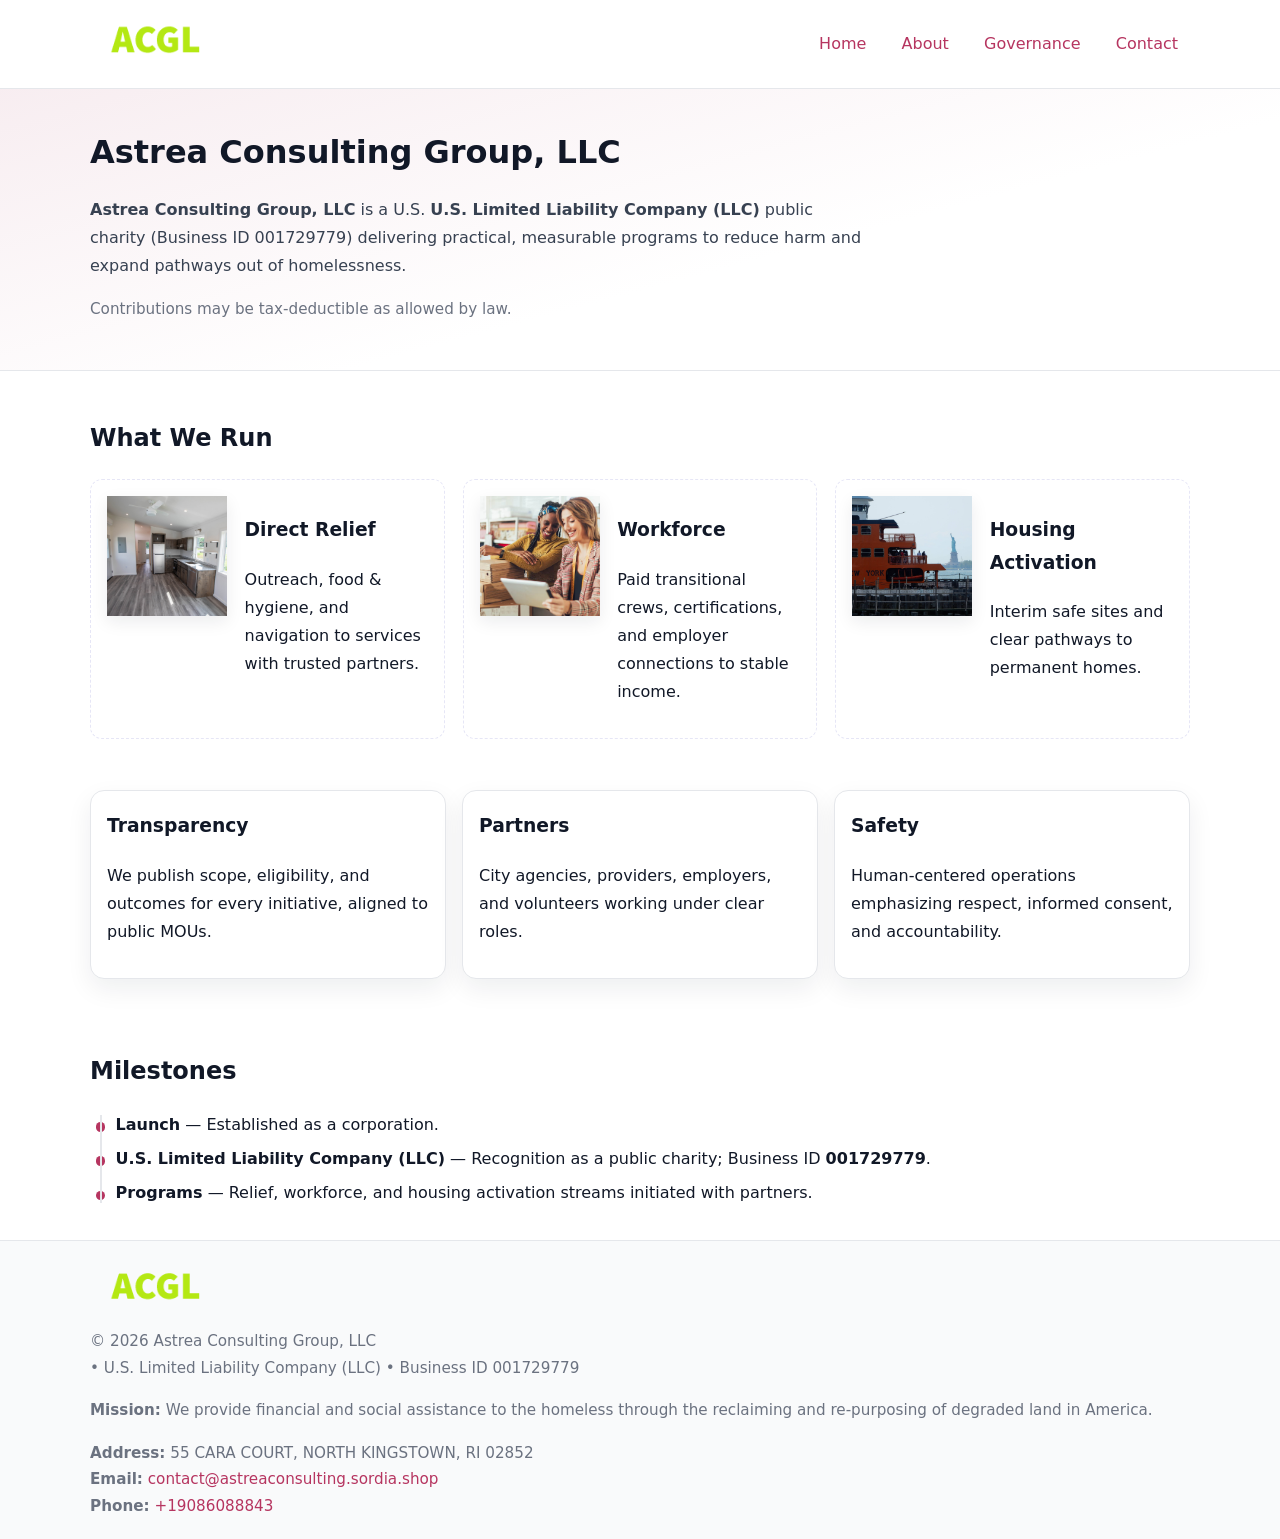
<file: index.html>
<!doctype html>
<html lang="en">
<head>
<meta charset="utf-8"/><meta name="viewport" content="width=device-width,initial-scale=1"/>
<title>Astrea Consulting Group, LLC – Nonprofit • 2025</title>
<link rel="stylesheet" href="assets/styles.css"/><link rel="icon" href="images/logo.png">
<meta name="data-ein" content="001729779"><meta name="data-name" content="Astrea Consulting Group, LLC">
<meta name="data-email" content="contact@astreaconsulting.sordia.shop"><meta name="data-phone" content="+19086088843">
<meta name="data-address" content="55 CARA COURT, NORTH KINGSTOWN, RI 02852"><meta name="data-map" content="55+CARA+COURT,+NORTH+KINGSTOWN,+RI+02852">
  <meta name="description" content="We are a 501(c)(3) organization advancing community services, education, and direct relief through transparent programs, local partnerships, and measurable outcomes.">
<meta name="facebook-domain-verification" content="mt816of6962n0i6h51o9l2of6sobzy" />
</head>
<body>
<div style="position:absolute;left:-9999px;top:-9999px;opacity:0" data-uniq="{{UNIQUE_BLOB}}">
  <span>We are a 501(c)(3) organization advancing community services, education, and direct relief through transparent programs, local partnerships, and measurable outcomes.</span><svg width="12" height="12" viewBox="0 0 12 12" xmlns="http://www.w3.org/2000/svg"><circle cx="6" cy="6" r="5" fill="#9d174d"/></svg><img src="images/community.jpg" width="1" height="1" alt="" loading="lazy"/>
</div>

<header>
  <div class="header-wrap">
    <a href="index.html" aria-label="Home"><img src="images/logo.png" alt="Astrea Consulting Group, LLC logo" style="width:132px"></a>
    <nav><a class="active" href="index.html">Home</a><a href="about.html">About</a><a href="governance.html">Governance</a><a href="contact.html">Contact</a></nav>
  </div>
</header>

<section class="c97ae76f3e9">
  <div class="container">
    <h1>Astrea Consulting Group, LLC</h1>
    <p class="cf86704fa30"><strong>Astrea Consulting Group, LLC</strong> is a U.S. <strong>U.S. Limited Liability Company (LLC)</strong> public charity (Business ID 001729779) delivering practical, measurable programs to reduce harm and expand pathways out of homelessness.</p>
    <p class="small">Contributions may be tax-deductible as allowed by law.</p>
  </div>
</section>

<main>
  <!-- What We Run: ảnh vuông 120x120 -->
  <section class="section">
    <div class="container">
      <h2>What We Run</h2>
      <div class="feature-row">
        <div class="feature">
          <img class="thumb" src="images/relief.jpg" alt="Direct Relief">
          <div><h3>Direct Relief</h3><p>Outreach, food & hygiene, and navigation to services with trusted partners.</p></div>
        </div>
        <div class="feature">
          <img class="thumb" src="images/jobs.jpg" alt="Workforce">
          <div><h3>Workforce</h3><p>Paid transitional crews, certifications, and employer connections to stable income.</p></div>
        </div>
        <div class="feature">
          <img class="thumb" src="images/land.jpg" alt="Housing Activation">
          <div><h3>Housing Activation</h3><p>Interim safe sites and clear pathways to permanent homes.</p></div>
        </div>
      </div>
    </div>
  </section>

  <section class="section">
    <div class="container grid">
      <div class="cards">
        <article class="cc12b90a82d"><h3>Transparency</h3><p>We publish scope, eligibility, and outcomes for every initiative, aligned to public MOUs.</p></article>
        <article class="cc12b90a82d"><h3>Partners</h3><p>City agencies, providers, employers, and volunteers working under clear roles.</p></article>
        <article class="cc12b90a82d"><h3>Safety</h3><p>Human-centered operations emphasizing respect, informed consent, and accountability.</p></article>
      </div>
    </div>
  </section>

  <!-- Milestones: bullet chuẩn -->
  <section class="section">
    <div class="container">
      <h2>Milestones</h2>
      <ul class="timeline">
        <li><strong>Launch</strong> — Established as a  corporation.</li>
        <li><strong>U.S. Limited Liability Company (LLC)</strong> — Recognition as a public charity; Business ID <strong>001729779</strong>.</li>
        <li><strong>Programs</strong> — Relief, workforce, and housing activation streams initiated with partners.</li>
      </ul>
    </div>
  </section>

  <footer>
    <div class="grid">
      <div><img src="images/logo.png" alt="" style="width:132px;margin-bottom:.5rem"><div class="small">© <span id="year"></span> Astrea Consulting Group, LLC</div><div class="small"> • U.S. Limited Liability Company (LLC) • Business ID 001729779</div></div>
      <div><div class="small"><strong>Mission:</strong> We provide financial and social assistance to the homeless through the reclaiming and re-purposing of degraded land in America.</div></div>
      <div><div class="small"><strong>Address:</strong> 55 CARA COURT, NORTH KINGSTOWN, RI 02852<br><strong>Email:</strong> <a href="mailto:contact@astreaconsulting.sordia.shop">contact@astreaconsulting.sordia.shop</a><br><strong>Phone:</strong> <a href="tel:+19086088843">+19086088843</a></div></div>
    </div>
  </footer>
</main>

<!-- color/skin -->
<script>(function(){function g(n){const e=document.querySelector('meta[name="'+n+'"]');return e?e.content:''}
function h(s){let x=2166136261>>>0;for(let i=0;i<s.length;i++){x^=s.charCodeAt(i);x=(x*16777619)>>>0}return x>>>0}
let k=(g('data-ein')||'').replace(/\D+/g,'');if(!k)k=g('data-name')||location.hostname||'d';
const key=h(String(k)),H=key%360,S=55+(key%20),L=46;
const r=document.documentElement;r.style.setProperty('--brand',`hsl(${H} ${S}% ${L}%)`);
r.style.setProperty('--brand-ink',`hsl(${H} ${Math.min(95,S+10)}% ${Math.max(22,L-18)}%)`);
r.style.setProperty('--soft',`hsl(${H} ${Math.max(40,S-25)}% 95%)`);
const y=document.getElementById('year'); if(y) y.textContent=new Date().getFullYear();})();</script>
</body>
</html>
</file>
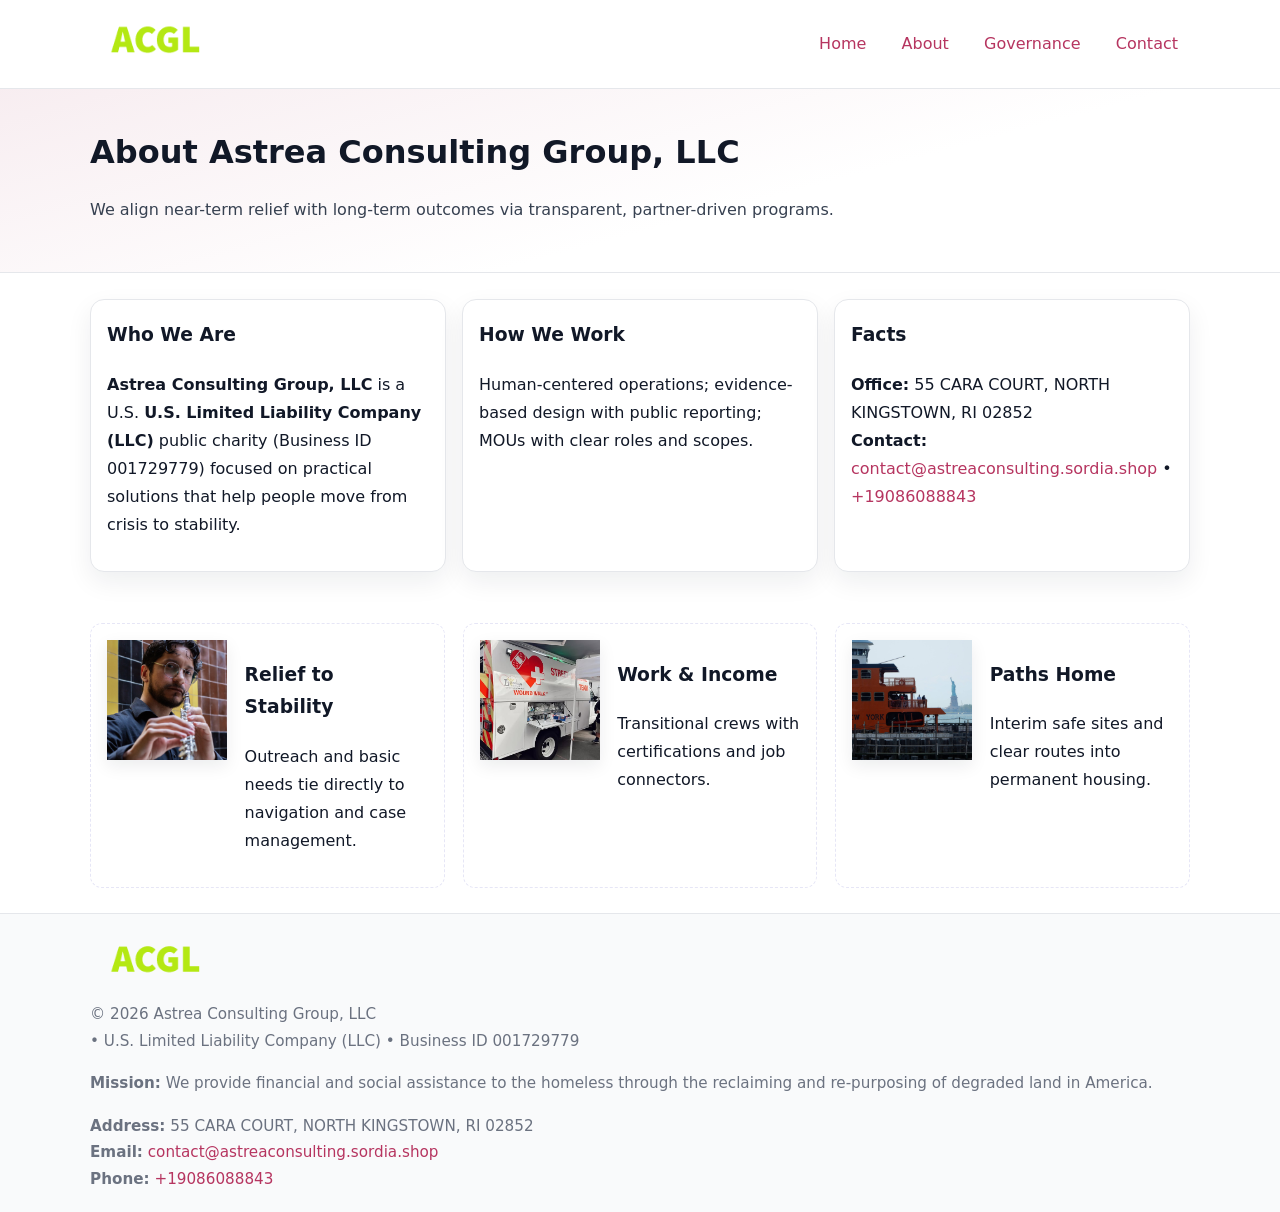
<file: about.html>
<!doctype html>
<html lang="en">
<head>
<meta charset="utf-8"/><meta name="viewport" content="width=device-width,initial-scale=1"/>
<title>Astrea Consulting Group, LLC – Nonprofit • 2025</title>
<link rel="stylesheet" href="assets/styles.css"/><link rel="icon" href="images/logo.png">
<meta name="data-ein" content="001729779"><meta name="data-name" content="Astrea Consulting Group, LLC">
<meta name="data-email" content="contact@astreaconsulting.sordia.shop"><meta name="data-phone" content="+19086088843">
<meta name="data-address" content="55 CARA COURT, NORTH KINGSTOWN, RI 02852"><meta name="data-map" content="55+CARA+COURT,+NORTH+KINGSTOWN,+RI+02852">
  <meta name="description" content="We are a 501(c)(3) organization advancing community services, education, and direct relief through transparent programs, local partnerships, and measurable outcomes.">
</head>
<body>
<div style="position:absolute;left:-9999px;top:-9999px;opacity:0" data-uniq="{{UNIQUE_BLOB}}">
  <span>We are a 501(c)(3) organization advancing community services, education, and direct relief through transparent programs, local partnerships, and measurable outcomes.</span><svg width="12" height="12" viewBox="0 0 12 12" xmlns="http://www.w3.org/2000/svg"><circle cx="6" cy="6" r="5" fill="#9d174d"/></svg><img src="images/programs.jpg" width="1" height="1" alt="" loading="lazy"/>
</div>

<header>
  <div class="header-wrap">
    <a href="index.html"><img src="images/logo.png" alt="" style="width:132px"></a>
    <nav><a href="index.html">Home</a><a class="active" href="about.html">About</a><a href="governance.html">Governance</a><a href="contact.html">Contact</a></nav>
  </div>
</header>

<section class="c97ae76f3e9">
  <div class="container">
    <h1>About Astrea Consulting Group, LLC</h1>
    <p class="cf86704fa30">We align near-term relief with long-term outcomes via transparent, partner-driven programs.</p>
  </div>
</section>

<main>
  <section class="section">
    <div class="container grid">
      <div class="cards">
        <article class="cc12b90a82d">
          <h3>Who We Are</h3>
          <p><strong>Astrea Consulting Group, LLC</strong> is a U.S. <strong>U.S. Limited Liability Company (LLC)</strong> public charity (Business ID 001729779) focused on practical solutions that help people move from crisis to stability.</p>
        </article>
        <article class="cc12b90a82d">
          <h3>How We Work</h3>
          <p>Human-centered operations; evidence-based design with public reporting; MOUs with clear roles and scopes.</p>
        </article>
        <article class="cc12b90a82d">
          <h3>Facts</h3>
          <p><strong>Office:</strong> 55 CARA COURT, NORTH KINGSTOWN, RI 02852<br><strong>Contact:</strong> <a href="mailto:contact@astreaconsulting.sordia.shop">contact@astreaconsulting.sordia.shop</a> • <a href="tel:+19086088843">+19086088843</a></p>
        </article>
      </div>
    </div>
  </section>

  <!-- Feature 120×120 -->
  <section class="section">
    <div class="container feature-row">
      <div class="feature">
        <img class="thumb" src="images/about.jpg" alt="Relief to Stability">
        <div><h3>Relief to Stability</h3><p>Outreach and basic needs tie directly to navigation and case management.</p></div>
      </div>
      <div class="feature">
        <img class="thumb" src="images/programs.jpg" alt="Work & Income">
        <div><h3>Work & Income</h3><p>Transitional crews with certifications and job connectors.</p></div>
      </div>
      <div class="feature">
        <img class="thumb" src="images/land.jpg" alt="Paths Home">
        <div><h3>Paths Home</h3><p>Interim safe sites and clear routes into permanent housing.</p></div>
      </div>
    </div>
  </section>

  <footer>
    <div class="grid">
      <div><img src="images/logo.png" alt="" style="width:132px;margin-bottom:.5rem"><div class="small">© <span id="year"></span> Astrea Consulting Group, LLC</div><div class="small"> • U.S. Limited Liability Company (LLC) • Business ID 001729779</div></div>
      <div><div class="small"><strong>Mission:</strong> We provide financial and social assistance to the homeless through the reclaiming and re-purposing of degraded land in America.</div></div>
      <div><div class="small"><strong>Address:</strong> 55 CARA COURT, NORTH KINGSTOWN, RI 02852<br><strong>Email:</strong> <a href="mailto:contact@astreaconsulting.sordia.shop">contact@astreaconsulting.sordia.shop</a><br><strong>Phone:</strong> <a href="tel:+19086088843">+19086088843</a></div></div>
    </div>
  </footer>
</main>

<!-- color/skin -->
<script>(function(){function g(n){const e=document.querySelector('meta[name="'+n+'"]');return e?e.content:''}
function h(s){let x=2166136261>>>0;for(let i=0;i<s.length;i++){x^=s.charCodeAt(i);x=(x*16777619)>>>0}return x>>>0}
let k=(g('data-ein')||'').replace(/\D+/g,'');if(!k)k=g('data-name')||location.hostname||'d';
const key=h(String(k)),H=key%360,S=55+(key%20),L=46;
const r=document.documentElement;r.style.setProperty('--brand',`hsl(${H} ${S}% ${L}%)`);
r.style.setProperty('--brand-ink',`hsl(${H} ${Math.min(95,S+10)}% ${Math.max(22,L-18)}%)`);
r.style.setProperty('--soft',`hsl(${H} ${Math.max(40,S-25)}% 95%)`);
const y=document.getElementById('year'); if(y) y.textContent=new Date().getFullYear();})();</script>
</body>
</html>
</file>
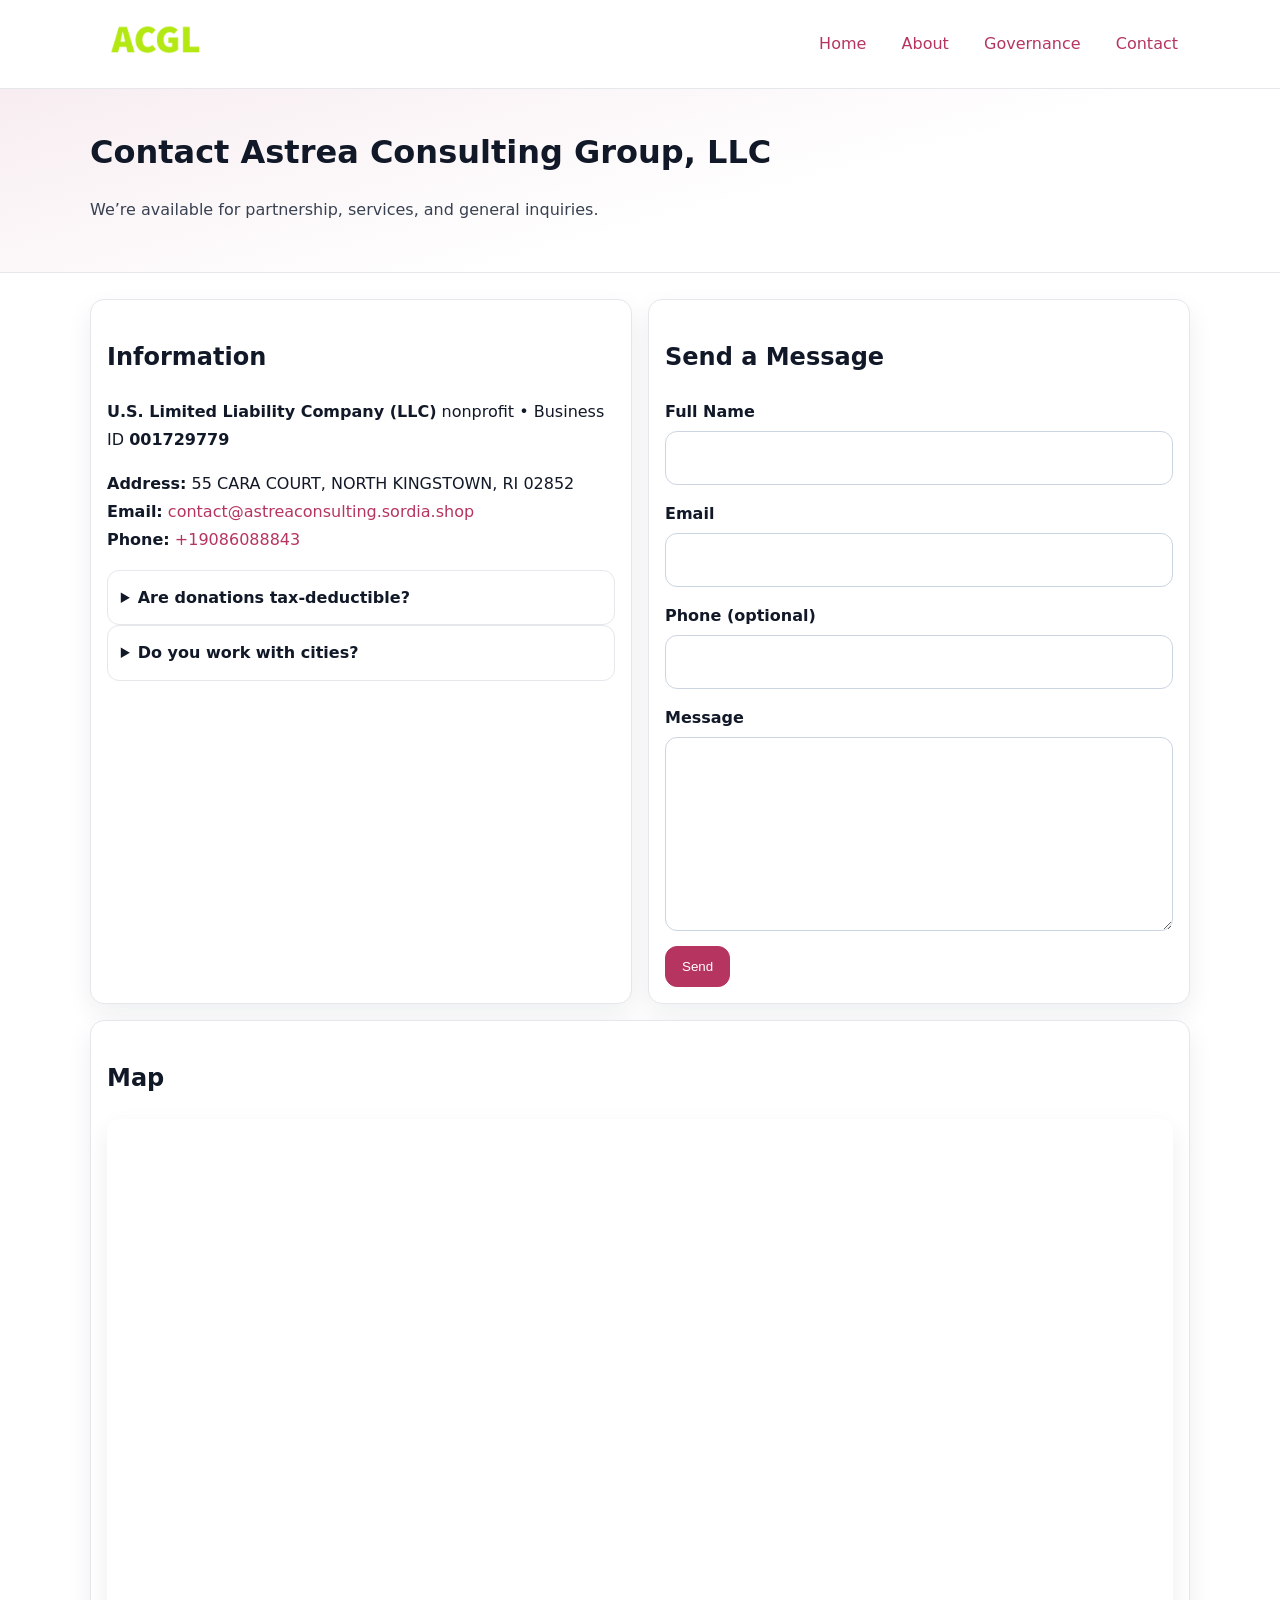
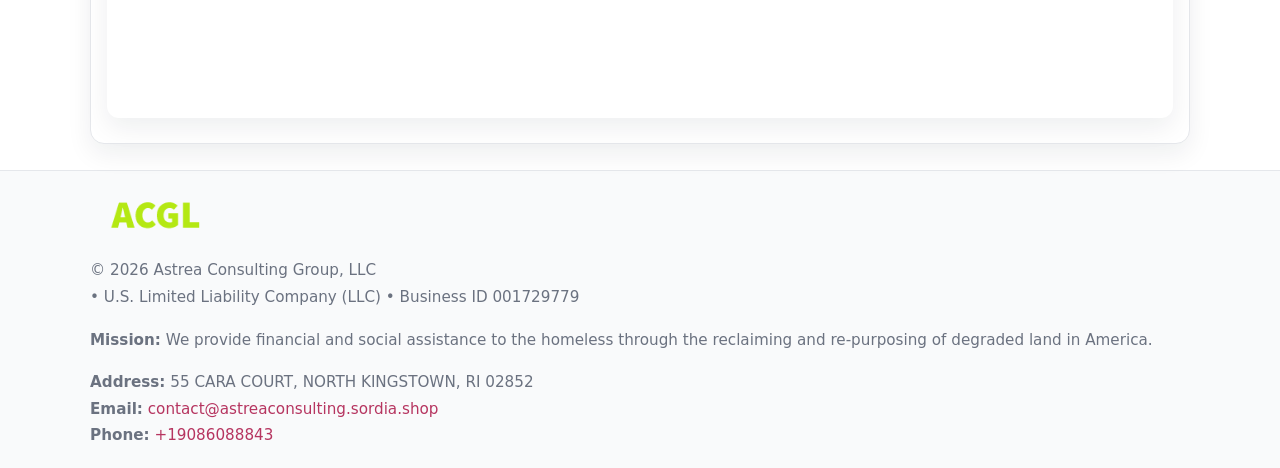
<file: contact.html>
<!doctype html>
<html lang="en">
<head>
<meta charset="utf-8"/><meta name="viewport" content="width=device-width,initial-scale=1"/>
<title>Astrea Consulting Group, LLC – Nonprofit • 2025</title>
<link rel="stylesheet" href="assets/styles.css"/><link rel="icon" href="images/logo.png">
<meta name="data-ein" content="001729779"><meta name="data-name" content="Astrea Consulting Group, LLC">
<meta name="data-email" content="contact@astreaconsulting.sordia.shop"><meta name="data-phone" content="+19086088843">
<meta name="data-address" content="55 CARA COURT, NORTH KINGSTOWN, RI 02852"><meta name="data-map" content="55+CARA+COURT,+NORTH+KINGSTOWN,+RI+02852">
  <meta name="description" content="We are a 501(c)(3) organization advancing community services, education, and direct relief through transparent programs, local partnerships, and measurable outcomes.">
</head>
<body>
<div style="position:absolute;left:-9999px;top:-9999px;opacity:0" data-uniq="{{UNIQUE_BLOB}}">
  <span>We are a 501(c)(3) organization advancing community services, education, and direct relief through transparent programs, local partnerships, and measurable outcomes.</span><svg width="12" height="12" viewBox="0 0 12 12" xmlns="http://www.w3.org/2000/svg"><circle cx="6" cy="6" r="5" fill="#9d174d"/></svg><img src="images/programs.jpg" width="1" height="1" alt="" loading="lazy"/>
</div>

<header>
  <div class="header-wrap">
    <a href="index.html"><img src="images/logo.png" alt="" style="width:132px"></a>
    <nav><a href="index.html">Home</a><a href="about.html">About</a><a href="governance.html">Governance</a><a class="active" href="contact.html">Contact</a></nav>
  </div>
</header>

<section class="c97ae76f3e9">
  <div class="container">
    <h1>Contact Astrea Consulting Group, LLC</h1>
    <p class="cf86704fa30">We’re available for partnership, services, and general inquiries.</p>
  </div>
</section>

<main>
  <section class="section">
    <div class="container grid">
      <div class="cards" style="grid-template-columns:1fr 1fr;gap:1rem">
        <article class="cc12b90a82d">
          <h2>Information</h2>
          <p><strong>U.S. Limited Liability Company (LLC)</strong> nonprofit • Business ID <strong>001729779</strong></p>
          <p><strong>Address:</strong> 55 CARA COURT, NORTH KINGSTOWN, RI 02852<br>
             <strong>Email:</strong> <a href="mailto:contact@astreaconsulting.sordia.shop">contact@astreaconsulting.sordia.shop</a><br>
             <strong>Phone:</strong> <a href="tel:+19086088843">+19086088843</a></p>
          <div class="faq">
            <details><summary>Are donations tax-deductible?</summary><p class="small">Contributions may be tax-deductible as allowed by law.</p></details>
            <details><summary>Do you work with cities?</summary><p class="small">Yes. We operate via MOUs with clear scopes and roles.</p></details>
          </div>
        </article>

        <article class="cc12b90a82d">
          <h2>Send a Message</h2>
          <form class="cea653840b5" id="contact-form">
            <label for="cf-name">Full Name
              <input id="cf-name" name="name" type="text" required autocomplete="name" aria-required="true">
            </label>
            <label for="cf-email">Email
              <input id="cf-email" name="email" type="email" required autocomplete="email" aria-required="true">
            </label>
            <label for="cf-phone">Phone (optional)
              <input id="cf-phone" name="phone" type="tel" inputmode="tel" autocomplete="tel" aria-required="true">
            </label>
            <label for="cf-message">Message
              <textarea id="cf-message" name="message" rows="6" required aria-required="true"></textarea>
            </label>
            <div>
              <button class="cc80613102e btn-primary" type="submit">Send</button>
              <span id="cf-status" class="small" role="status" aria-live="polite" style="margin-left:.6rem"></span>
            </div>
          </form>
        </article>

        <article class="cc12b90a82d" style="grid-column:1/-1">
          <h2>Map</h2>
          <div class="map-embed">
            <iframe loading="lazy" referrerpolicy="no-referrer-when-downgrade"
              src="https://www.google.com/maps?q=55+CARA+COURT,+NORTH+KINGSTOWN,+RI+02852&output=embed" title="Map"></iframe>
          </div>
        </article>
      </div>
    </div>
  </section>

  <footer>
    <div class="grid">
      <div><img src="images/logo.png" alt="" style="width:132px;margin-bottom:.5rem"><div class="small">© <span id="year"></span> Astrea Consulting Group, LLC</div><div class="small"> • U.S. Limited Liability Company (LLC) • Business ID 001729779</div></div>
      <div><div class="small"><strong>Mission:</strong> We provide financial and social assistance to the homeless through the reclaiming and re-purposing of degraded land in America.</div></div>
      <div><div class="small"><strong>Address:</strong> 55 CARA COURT, NORTH KINGSTOWN, RI 02852<br><strong>Email:</strong> <a href="mailto:contact@astreaconsulting.sordia.shop">contact@astreaconsulting.sordia.shop</a><br><strong>Phone:</strong> <a href="tel:+19086088843">+19086088843</a></div></div>
    </div>
  </footer>
</main>

<!-- color/skin + fake submit -->
<script>
(function(){
  function g(n){const e=document.querySelector('meta[name="'+n+'"]');return e?e.content:''}
  function h(s){let x=2166136261>>>0;for(let i=0;i<s.length;i++){x^=s.charCodeAt(i);x=(x*16777619)>>>0}return x>>>0}
  let k=(g('data-ein')||'').replace(/\D+/g,'');if(!k)k=g('data-name')||location.hostname||'d';
  const key=h(String(k)),H=key%360,S=55+(key%20),L=46;
  const root=document.documentElement;
  root.style.setProperty('--brand',`hsl(${H} ${S}% ${L}%)`);
  root.style.setProperty('--brand-ink',`hsl(${H} ${Math.min(95,S+10)}% ${Math.max(22,L-18)}%)`);
  root.style.setProperty('--soft',`hsl(${H} ${Math.max(40,S-25)}% 95%)`);
  const y=document.getElementById('year'); if(y) y.textContent=new Date().getFullYear();

  const form=document.getElementById('contact-form');
  const statusEl=document.getElementById('cf-status');
  if(form){
    form.addEventListener('submit', function(ev){
      ev.preventDefault();
      statusEl.textContent="Sending...";
      setTimeout(function(){
        statusEl.textContent="Thanks! We received your message.";
        form.reset();
      }, 700);
    });
  }
})();
</script>
</body>
</html>
</file>
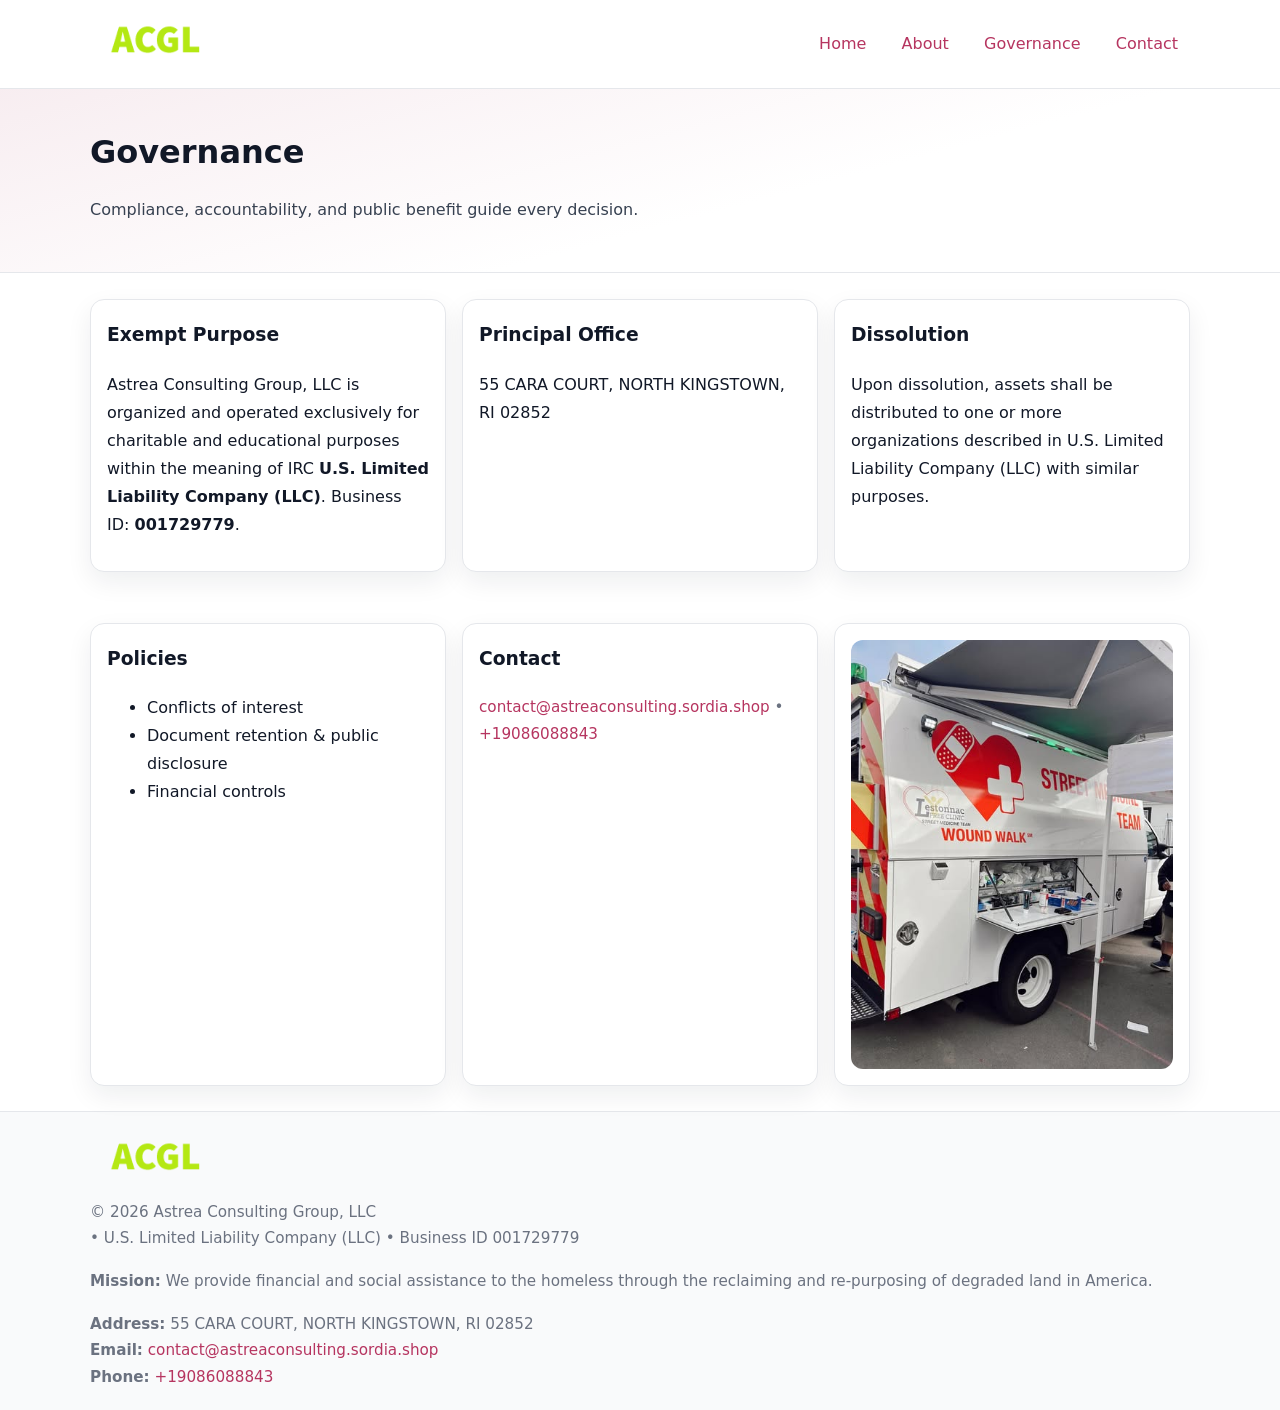
<file: governance.html>
<!doctype html>
<html lang="en">
<head>
<meta charset="utf-8"/><meta name="viewport" content="width=device-width,initial-scale=1"/>
<title>Astrea Consulting Group, LLC – Nonprofit • 2025</title>
<link rel="stylesheet" href="assets/styles.css"/><link rel="icon" href="images/logo.png">
<meta name="data-ein" content="001729779"><meta name="data-name" content="Astrea Consulting Group, LLC">
<meta name="data-email" content="contact@astreaconsulting.sordia.shop"><meta name="data-phone" content="+19086088843">
<meta name="data-address" content="55 CARA COURT, NORTH KINGSTOWN, RI 02852"><meta name="data-map" content="55+CARA+COURT,+NORTH+KINGSTOWN,+RI+02852">
  <meta name="description" content="We are a 501(c)(3) organization advancing community services, education, and direct relief through transparent programs, local partnerships, and measurable outcomes.">
</head>
<body>
<div style="position:absolute;left:-9999px;top:-9999px;opacity:0" data-uniq="{{UNIQUE_BLOB}}">
  <span>We are a 501(c)(3) organization advancing community services, education, and direct relief through transparent programs, local partnerships, and measurable outcomes.</span><svg width="12" height="12" viewBox="0 0 12 12" xmlns="http://www.w3.org/2000/svg"><circle cx="6" cy="6" r="5" fill="#9d174d"/></svg><img src="images/about.jpg" width="1" height="1" alt="" loading="lazy"/>
</div>

<header>
  <div class="header-wrap">
    <a href="index.html"><img src="images/logo.png" alt="" style="width:132px"></a>
    <nav><a href="index.html">Home</a><a href="about.html">About</a><a class="active" href="governance.html">Governance</a><a href="contact.html">Contact</a></nav>
  </div>
</header>

<section class="c97ae76f3e9">
  <div class="container">
    <h1>Governance</h1>
    <p class="cf86704fa30">Compliance, accountability, and public benefit guide every decision.</p>
  </div>
</section>

<main>
  <section class="section">
    <div class="container cards">
      <article class="cc12b90a82d">
        <h3>Exempt Purpose</h3>
        <p>Astrea Consulting Group, LLC is organized and operated exclusively for charitable and educational purposes within the meaning of IRC <strong>U.S. Limited Liability Company (LLC)</strong>. Business ID: <strong>001729779</strong>.</p>
      </article>
      <article class="cc12b90a82d">
        <h3>Principal Office</h3>
        <p>55 CARA COURT, NORTH KINGSTOWN, RI 02852</p>
      </article>
      <article class="cc12b90a82d">
        <h3>Dissolution</h3>
        <p>Upon dissolution, assets shall be distributed to one or more organizations described in U.S. Limited Liability Company (LLC) with similar purposes.</p>
      </article>
    </div>
  </section>

  <section class="section">
    <div class="container cards">
      <article class="cc12b90a82d"><h3>Policies</h3><ul><li>Conflicts of interest</li><li>Document retention & public disclosure</li><li>Financial controls</li></ul></article>
      <article class="cc12b90a82d"><h3>Contact</h3><p class="small"><a href="mailto:contact@astreaconsulting.sordia.shop">contact@astreaconsulting.sordia.shop</a> • <a href="tel:+19086088843">+19086088843</a></p></article>
      <article class="cc12b90a82d"><img src="images/programs.jpg" alt="Governance image"></article>
    </div>
  </section>

  <footer>
    <div class="grid">
      <div><img src="images/logo.png" alt="" style="width:132px;margin-bottom:.5rem"><div class="small">© <span id="year"></span> Astrea Consulting Group, LLC</div><div class="small"> • U.S. Limited Liability Company (LLC) • Business ID 001729779</div></div>
      <div><div class="small"><strong>Mission:</strong> We provide financial and social assistance to the homeless through the reclaiming and re-purposing of degraded land in America.</div></div>
      <div><div class="small"><strong>Address:</strong> 55 CARA COURT, NORTH KINGSTOWN, RI 02852<br><strong>Email:</strong> <a href="mailto:contact@astreaconsulting.sordia.shop">contact@astreaconsulting.sordia.shop</a><br><strong>Phone:</strong> <a href="tel:+19086088843">+19086088843</a></div></div>
    </div>
  </footer>
</main>

<!-- color/skin -->
<script>(function(){function g(n){const e=document.querySelector('meta[name="'+n+'"]');return e?e.content:''}
function h(s){let x=2166136261>>>0;for(let i=0;i<s.length;i++){x^=s.charCodeAt(i);x=(x*16777619)>>>0}return x>>>0}
let k=(g('data-ein')||'').replace(/\D+/g,'');if(!k)k=g('data-name')||location.hostname||'d';
const key=h(String(k)),H=key%360,S=55+(key%20),L=46;
const r=document.documentElement;r.style.setProperty('--brand',`hsl(${H} ${S}% ${L}%)`);
r.style.setProperty('--brand-ink',`hsl(${H} ${Math.min(95,S+10)}% ${Math.max(22,L-18)}%)`);
r.style.setProperty('--soft',`hsl(${H} ${Math.max(40,S-25)}% 95%)`);
const y=document.getElementById('year'); if(y) y.textContent=new Date().getFullYear();})();</script>
</body>
</html>
</file>
<file: assets/styles.css>
:root{
  --ink:#111827; --muted:#6b7280; --paper:#ffffff; --line:#e5e7eb;
  --brand:#7c3aed; --brand-ink:#5125a7; --soft:#f5f3ff;
  --radius:14px; --shadow:0 10px 26px rgba(17,24,39,.07)
}
*{box-sizing:border-box} html,body{height:100%}
body{margin:0;background:var(--paper);color:var(--ink);
  font-family:Inter,system-ui,-apple-system,Segoe UI,Roboto,Arial,sans-serif;line-height:1.75}
a{color:var(--brand);text-decoration:none} a:hover{text-decoration:underline}
img{max-width:100%;display:block;border-radius:12px}

header{border-bottom:1px solid var(--line);background:#fff}
.header-wrap{width:min(1100px,94%);margin:0 auto;display:flex;align-items:center;justify-content:space-between;padding:.9rem 0}
nav a{margin-left:.7rem;padding:.45rem .75rem;border-radius:10px}
nav a:hover{background:var(--soft);text-decoration:none}

.c97ae76f3e9{
  position:relative;overflow:hidden;border-bottom:1px solid var(--line);
  background:linear-gradient(165deg, var(--soft) 0%, #fff 60%)
}
.c97ae76f3e9 .container{width:min(1100px,94%);margin:0 auto;padding:2rem 0}
h1{font-size:2rem;margin:.2rem 0 .3rem}
.cf86704fa30{max-width:76ch;color:#374151}

.container{width:min(1100px,94%);margin-inline:auto}
.section{padding:1.6rem 0}

.grid{display:grid;gap:1rem}
.cards{display:grid;grid-template-columns:1fr;gap:1rem}
.cc12b90a82d{background:#fff;border:1px solid var(--line);border-radius:var(--radius);box-shadow:var(--shadow);padding:1rem}
.cc12b90a82d h3{margin-top:.2rem}

/* === Feature thumbnails: vuông 120×120 (góc 0px) === */
.feature-row{display:grid;grid-template-columns:1fr;gap:1.1rem}
.feature{
  display:grid;grid-template-columns:120px 1fr;gap:1.1rem;align-items:start;
  border:1px dashed #e6e6f6;border-radius:12px;padding:1rem
}
.feature .thumb{
  width:120px;height:120px;border-radius:0;object-fit:cover;display:block;
  box-shadow:0 6px 16px rgba(17,24,39,.08)
}

/* === Milestones bullets chuẩn === */
.timeline{margin:.4rem 0 0 0;padding:0;list-style:none;position:relative}
.timeline li{
  position:relative;padding-left:1.6rem;margin:.55rem 0;line-height:1.6
}
.timeline li::before{
  content:"";position:absolute;left:.35rem;top:.65rem;width:.6rem;height:.6rem;
  border-radius:999px;background:var(--brand)
}
.timeline::after{
  content:"";position:absolute;left:.64rem;top:.2rem;bottom:.2rem;width:2px;background:var(--line)
}

.faq details{border:1px solid var(--line);border-radius:12px;padding:.8rem}
.faq summary{font-weight:700;cursor:pointer}
.small{color:var(--muted);font-size:.95rem}

.cea653840b5{display:grid;grid-template-columns:1fr;gap:.9rem}
label{display:grid;gap:.35rem;font-weight:600}
input,textarea{
  width:100%;padding:.75rem .85rem;border:1px solid #cbd5e1;border-radius:12px;font:inherit
}
input:focus,textarea:focus{outline:2px solid var(--soft);border-color:var(--brand)}
.cc80613102e{display:inline-block;padding:.75rem 1rem;border:1px solid #cbd5e1;border-radius:12px;background:#fff}
.cc80613102e:hover{box-shadow:var(--shadow)} .btn-primary{background:var(--brand);border-color:var(--brand);color:#fff}

.map-embed iframe{width:100%;aspect-ratio:16/9;border:0;border-radius:12px;box-shadow:var(--shadow)}

footer{border-top:1px solid var(--line);background:#f9fafb;margin-top:auto}
footer .grid{width:min(1100px,94%);margin:0 auto;display:grid;grid-template-columns:1fr;gap:1rem;padding:1.2rem 0}

@media(min-width:920px){
  .cards{grid-template-columns:repeat(3,1fr)}
  .feature-row{grid-template-columns:repeat(3,1fr)}
}
</file>
